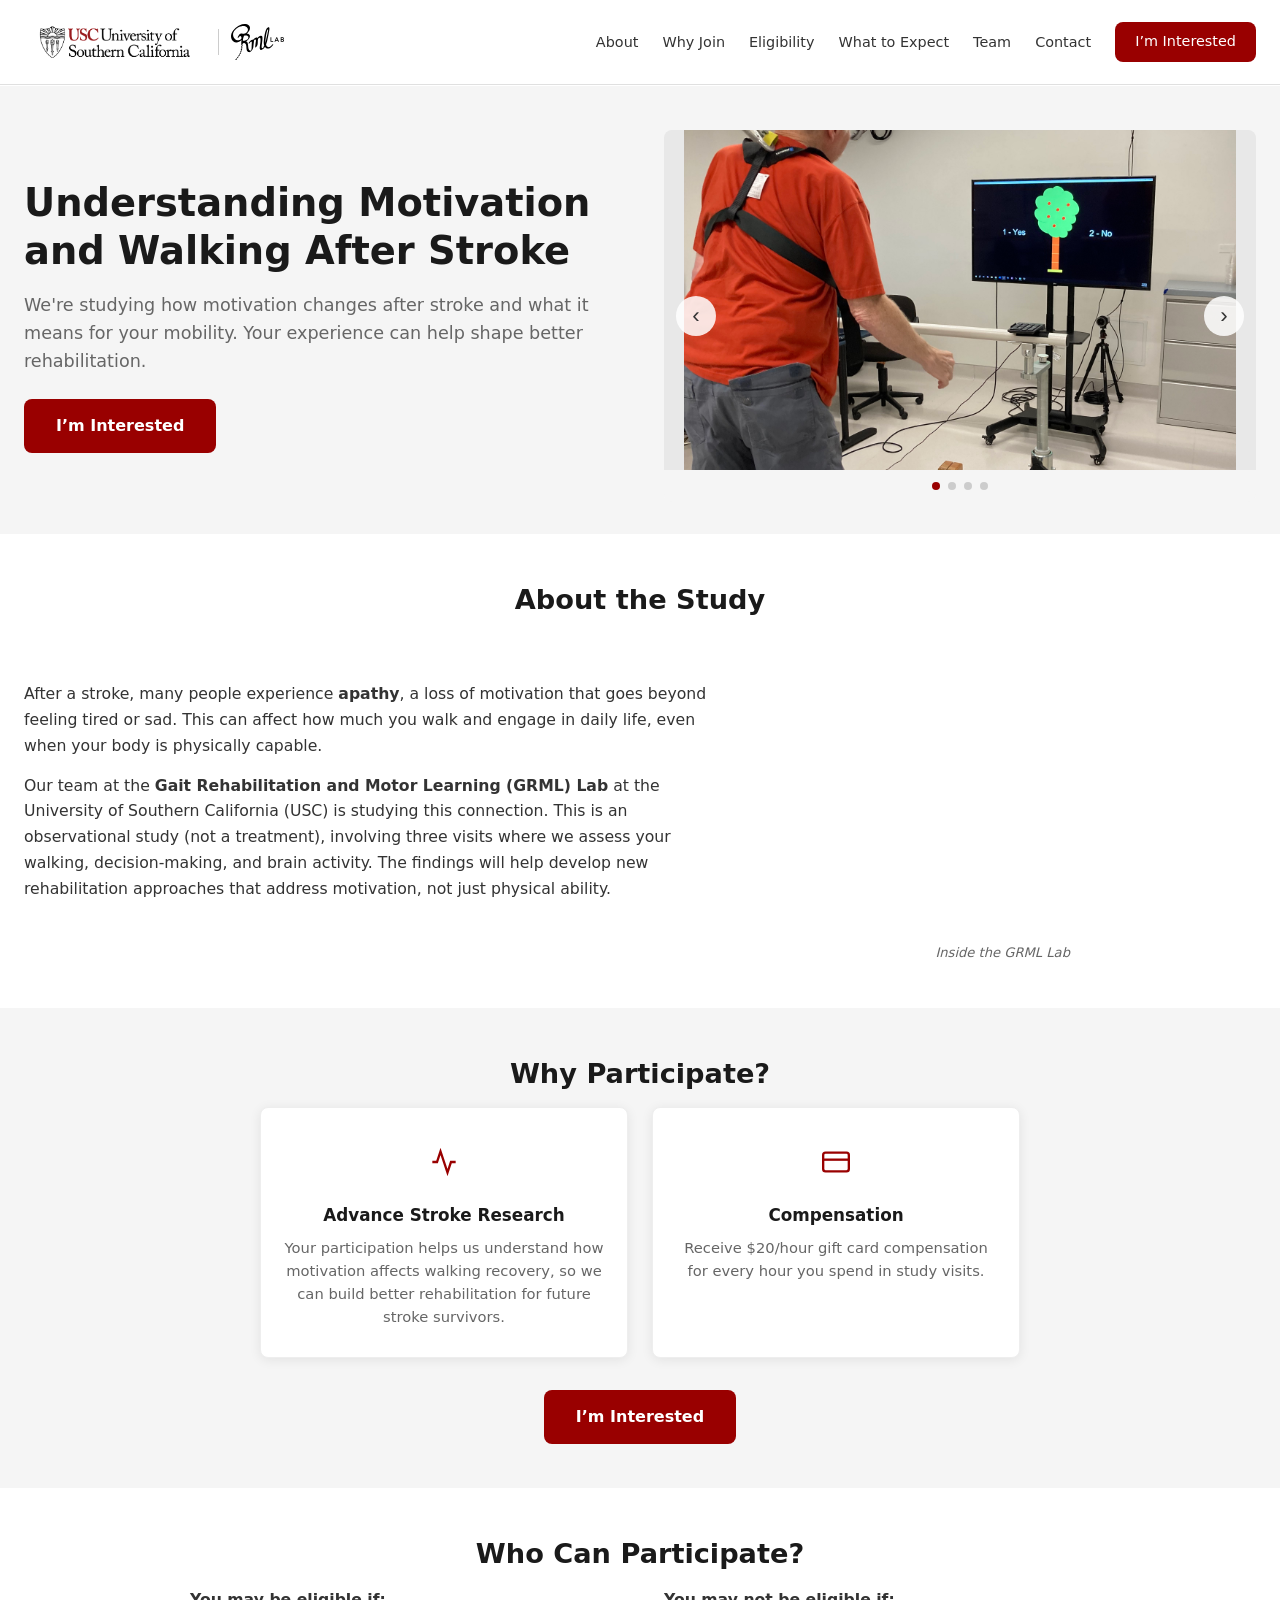
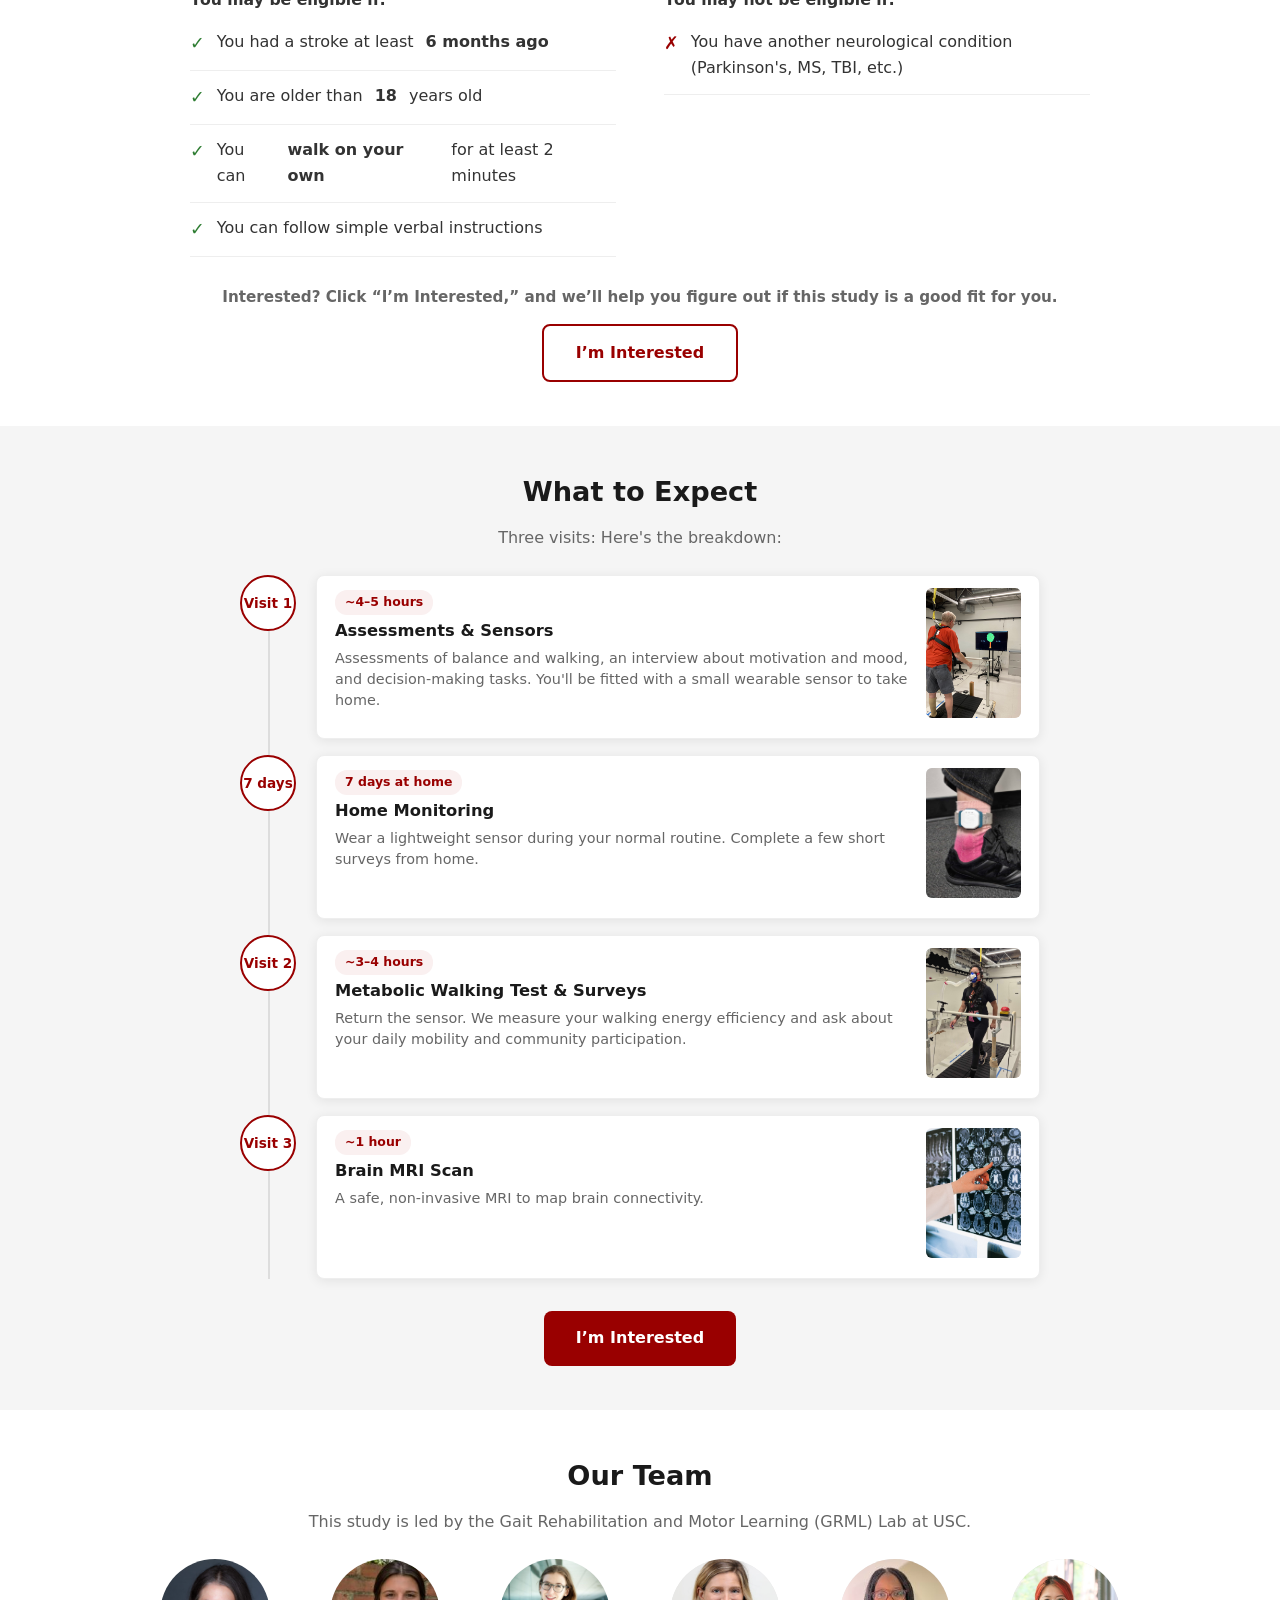
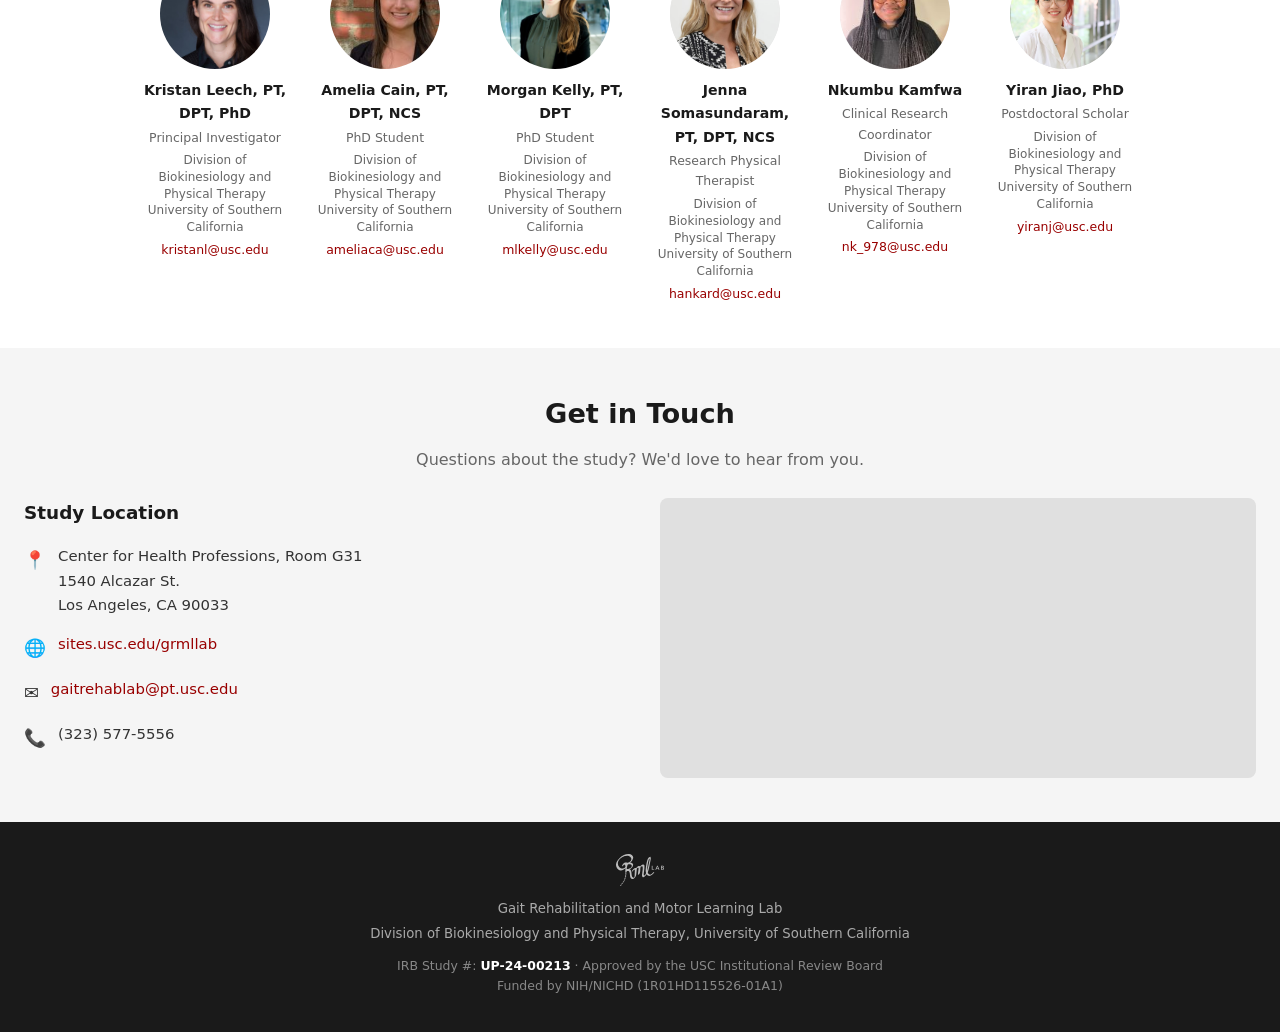
<file: index.html>
<!DOCTYPE html>
<html lang="en">
<head>
  <meta charset="UTF-8">
  <meta name="viewport" content="width=device-width, initial-scale=1.0">
  <title>Post-Stroke Apathy & Mobility Study | GRML Lab, USC</title>
  <meta name="description" content="Research study at the GRML Lab (USC) examining how motivation affects walking recovery after stroke. Compensation provided. IRB Study# UP-24-00213.">
  <link rel="stylesheet" href="css/style.css">
</head>
<body>

<!-- Navigation -->
<nav class="nav">
  <div class="container">
    <a href="#" class="nav-logo">
      <img src="images/usc-logo.png" alt="University of Southern California" class="nav-logo-usc">
      <span class="nav-logo-divider"></span>
      <img src="images/grml-logo.svg" alt="GRML Lab" class="nav-logo-img">
    </a>
    <button class="nav-toggle" aria-label="Toggle menu">
      <span></span><span></span><span></span>
    </button>
    <ul class="nav-links">
      <li><a href="#about">About</a></li>
      <li><a href="#why-join">Why Join</a></li>
      <li><a href="#eligibility">Eligibility</a></li>
      <li><a href="#what-to-expect">What to Expect</a></li>
      <li><a href="#team">Team</a></li>
      <li><a href="#contact">Contact</a></li>
      <li><a href="https://redcapsurveys.med.usc.edu/surveys/?s=9WYAPCPRTMNW8AHW" target="_blank" class="btn btn-primary nav-cta">I’m Interested</a></li>
    </ul>
  </div>
</nav>

<!-- Hero -->
<section class="hero">
  <div class="container hero-grid">
    <div class="hero-text">
      <h1>Understanding Motivation and Walking After Stroke</h1>
      <p>We're studying how motivation changes after stroke and what it means for your mobility. Your experience can help shape better rehabilitation.</p>
      <a href="https://redcapsurveys.med.usc.edu/surveys/?s=9WYAPCPRTMNW8AHW" target="_blank" class="btn btn-primary">I’m Interested</a>
    </div>

    <!-- Image Carousel -->
    <div class="carousel">
      <div class="carousel-track">
        <!-- TODO: Replace placeholders with actual study photos -->
        <div class="carousel-slide active">
          <div class="carousel-placeholder"><img src="images/decisionmaking.jpeg" alt="Decision-making task"></div>
        </div>
        <div class="carousel-slide">
          <div class="carousel-placeholder"><img src="images/stepwatch.jpg" alt="Stepwatch"></div>
        </div>
        <div class="carousel-slide">
          <div class="carousel-placeholder"><img src="images/metcart.jpeg" alt="Metabolic cart"></div>
        </div>
        <div class="carousel-slide">
          <div class="carousel-placeholder"><img src="images/pexels-mri.jpg" alt="MRI session"></div>
        </div>
      </div>
      <button class="carousel-btn carousel-prev" aria-label="Previous">&lsaquo;</button>
      <button class="carousel-btn carousel-next" aria-label="Next">&rsaquo;</button>
      <div class="carousel-dots"></div>
    </div>
  </div>
</section>

<!-- About the Study -->
<section id="about">
  <div class="container">
    <h2 class="section-title">About the Study</h2>
    <div class="about-content">
      <div class="about-text">
        <p>After a stroke, many people experience <strong>apathy</strong>, a loss of motivation that goes beyond feeling tired or sad. This can affect how much you walk and engage in daily life, even when your body is physically capable.</p>
        <p>Our team at the <strong>Gait Rehabilitation and Motor Learning (GRML) Lab</strong> at the University of Southern California (USC) is studying this connection. This is an observational study (not a treatment), involving three visits where we assess your walking, decision-making, and brain activity. The findings will help develop new rehabilitation approaches that address motivation, not just physical ability.</p>
      </div>
      <div class="about-video">
        <iframe width="100%" style="aspect-ratio:16/9;" src="https://www.youtube.com/embed/pasdt6CAFew" frameborder="0" allowfullscreen></iframe>
        <p class="video-caption">Inside the GRML Lab</p>
      </div>
    </div>
  </div>
</section>

<!-- Why Join -->
<section id="why-join" style="background:var(--gray-light);">
  <div class="container">
    <h2 class="section-title">Why Participate?</h2>
    <div class="cards cards-2">
      <div class="card">
        <div class="card-icon">
          <svg width="28" height="28" viewBox="0 0 24 24" fill="none" stroke="#990000" stroke-width="2"><path d="M22 12h-4l-3 9L9 3l-3 9H2"/></svg>
        </div>
        <h3>Advance Stroke Research</h3>
        <p>Your participation helps us understand how motivation affects walking recovery, so we can build better rehabilitation for future stroke survivors.</p>
      </div>
      <div class="card">
        <div class="card-icon">
          <svg width="28" height="28" viewBox="0 0 24 24" fill="none" stroke="#990000" stroke-width="2"><rect x="1" y="4" width="22" height="16" rx="2"/><line x1="1" y1="10" x2="23" y2="10"/></svg>
        </div>
        <h3>Compensation</h3>
        <p>Receive $20/hour gift card compensation for every hour you spend in study visits.</p>
      </div>
    </div>
    <div class="eligibility-cta" style="margin-top:32px;">
      <a href="https://redcapsurveys.med.usc.edu/surveys/?s=9WYAPCPRTMNW8AHW" target="_blank" class="btn btn-primary">I’m Interested</a>
    </div>
  </div>
</section>

<!-- Eligibility -->
<section id="eligibility">
  <div class="container">
    <h2 class="section-title">Who Can Participate?</h2>
    <div class="eligibility-cols">
      <div>
        <p class="eligibility-col-label">You may be eligible if:</p>
        <ul class="eligibility-list">
          <li><span class="check-icon">&#10003;</span> You had a stroke at least <strong>6 months ago</strong></li>
          <li><span class="check-icon">&#10003;</span> You are older than <strong>18</strong> years old</li>
          <li><span class="check-icon">&#10003;</span> You can <strong>walk on your own</strong> for at least 2 minutes</li>
          <li><span class="check-icon">&#10003;</span> You can follow simple verbal instructions</li>
        </ul>
      </div>
      <div>
        <p class="eligibility-col-label">You may <strong>not</strong> be eligible if:</p>
        <ul class="eligibility-list eligibility-exclude">
          <li><span class="x-icon">&#10007;</span> You have another neurological condition (Parkinson's, MS, TBI, etc.)</li>
        </ul>
      </div>
    </div>
    <div class="eligibility-cta">
      <p><strong>Interested? Click “I’m Interested,” and we’ll help you figure out if this study is a good fit for you.</strong></p>
      <a href="https://redcapsurveys.med.usc.edu/surveys/?s=9WYAPCPRTMNW8AHW" target="_blank" class="btn btn-outline">I’m Interested</a>
    </div>
  </div>
</section>

<!-- What to Expect -->
<section id="what-to-expect" style="background:var(--gray-light);">
  <div class="container">
    <h2 class="section-title">What to Expect</h2>
    <p class="section-subtitle">Three visits: Here's the breakdown:</p>
    <div class="timeline">
      <div class="timeline-item">
        <div class="timeline-dot">Visit 1</div>
        <div class="timeline-content">
          <div class="timeline-img portrait">
            <img src="images/decisionmaking.jpeg" alt="Decision-making task">
          </div>
          <span class="duration">~4–5 hours</span>
          <h3>Assessments & Sensors</h3>
          <p>Assessments of balance and walking, an interview about motivation and mood, and decision-making tasks. You'll be fitted with a small wearable sensor to take home.</p>
        </div>
      </div>
      <div class="timeline-item">
        <div class="timeline-dot">7 days</div>
        <div class="timeline-content">
          <div class="timeline-img portrait">
            <!-- TODO: Replace with home monitoring photo as images/visit-home.jpg -->
            <img src="images/stepwatch.jpg" alt="stepwatch" style="object-position: 30% center;">
          </div>
          <span class="duration">7 days at home</span>
          <h3>Home Monitoring</h3>
          <p>Wear a lightweight sensor during your normal routine. Complete a few short surveys from home.</p>
        </div>
      </div>
      <div class="timeline-item">
        <div class="timeline-dot">Visit 2</div>
        <div class="timeline-content">
          <div class="timeline-img portrait">
            <!-- TODO: Replace with visit 2 photo as images/visit-2.jpg -->
            <img src="images/metcart2.jpg" alt="Metabolic cart">
          </div>
          <span class="duration">~3–4 hours</span>
          <h3>Metabolic Walking Test & Surveys</h3>
          <p>Return the sensor. We measure your walking energy efficiency and ask about your daily mobility and community participation.</p>
        </div>
      </div>
      <div class="timeline-item">
        <div class="timeline-dot">Visit 3</div>
        <div class="timeline-content">
          <div class="timeline-img portrait">
            <!-- TODO: Replace with MRI photo as images/visit-3.jpg -->
            <img src="images/pexels-mri-brain.jpg" alt="MRI scanner">
          </div>
          <span class="duration">~1 hour</span>
          <h3>Brain MRI Scan</h3>
          <p>A safe, non-invasive MRI to map brain connectivity.</p>
        </div>
      </div>
    </div>
    <div class="eligibility-cta" style="margin-top:32px;">
      <a href="https://redcapsurveys.med.usc.edu/surveys/?s=9WYAPCPRTMNW8AHW" target="_blank" class="btn btn-primary">I’m Interested</a>
    </div>
  </div>
</section>

<!-- Team -->
<section id="team">
  <div class="container">
    <h2 class="section-title">Our Team</h2>
    <p class="section-subtitle">This study is led by the Gait Rehabilitation and Motor Learning (GRML) Lab at USC.</p>
    <div class="team-grid">
      <div class="team-member">
        <div class="team-photo">
          <!-- TODO: Replace with PI photo as images/pi-photo.jpg -->
          <img src="images/pi-photo.jpg" alt="Kristan Leech">
        </div>
        <h3>Kristan Leech, PT, DPT, PhD</h3>
        <p class="title">Principal Investigator</p>
        <p class="affiliation">Division of Biokinesiology and Physical Therapy<br>University of Southern California</p>
        <p class="team-email"><a href="mailto:kristanl@usc.edu">kristanl@usc.edu</a></p>
      </div>
      <div class="team-member">
        <div class="team-photo"><img src="images/Amelia.jpg" alt="Amelia Cain"></div>
        <h3>Amelia Cain, PT, DPT, NCS</h3>
        <p class="title">PhD Student</p>
        <p class="affiliation">Division of Biokinesiology and Physical Therapy<br>University of Southern California</p>
        <p class="team-email"><a href="mailto:ameliaca@usc.edu">ameliaca@usc.edu</a></p>
      </div>
      <div class="team-member">
        <div class="team-photo"><img src="images/morgan.jpg" alt="Morgan Kelly"></div>
        <h3>Morgan Kelly, PT, DPT</h3>
        <p class="title">PhD Student</p>
        <p class="affiliation">Division of Biokinesiology and Physical Therapy<br>University of Southern California</p>
        <p class="team-email"><a href="mailto:mlkelly@usc.edu">mlkelly@usc.edu</a></p>
      </div>
      <div class="team-member">
        <div class="team-photo"><img src="images/Jenna.jpg" alt="Jenna Somasundaram"></div>
        <h3>Jenna Somasundaram, PT, DPT, NCS</h3>
        <p class="title">Research Physical Therapist</p>
        <p class="affiliation">Division of Biokinesiology and Physical Therapy<br>University of Southern California</p>
        <p class="team-email"><a href="mailto:hankard@usc.edu">hankard@usc.edu</a></p>
      </div>
      <div class="team-member">
        <div class="team-photo"><img src="images/Nkumbu.jpg" alt="Nkumbu Kamfwa"></div>
        <h3>Nkumbu Kamfwa</h3>
        <p class="title">Clinical Research Coordinator</p>
        <p class="affiliation">Division of Biokinesiology and Physical Therapy<br>University of Southern California</p>
        <p class="team-email"><a href="mailto:nk_978@usc.edu">nk_978@usc.edu</a></p>
      </div>
      <div class="team-member">
        <div class="team-photo"><img src="images/Yiran.jpg" alt="Yiran Jiao"></div>
        <h3>Yiran Jiao, PhD</h3>
        <p class="title">Postdoctoral Scholar</p>
        <p class="affiliation">Division of Biokinesiology and Physical Therapy<br>University of Southern California</p>
        <p class="team-email"><a href="mailto:yiranj@usc.edu">yiranj@usc.edu</a></p>
      </div>
    </div>
  </div>
</section>

<!-- Contact -->
<section id="contact" style="background:var(--gray-light);">
  <div class="container">
    <h2 class="section-title">Get in Touch</h2>
    <p class="section-subtitle">Questions about the study? We'd love to hear from you.</p>
    <div class="contact-grid">
      <div class="contact-info">
        <h3>Study Location</h3>
        <div class="contact-item">
          <span class="icon">&#128205;</span>
          <p>Center for Health Professions, Room G31<br>1540 Alcazar St.<br>Los Angeles, CA 90033</p>
        </div>
        <div class="contact-item">
          <span class="icon">&#127760;</span>
          <p><a href="https://sites.usc.edu/grmllab" target="_blank">sites.usc.edu/grmllab</a></p>
        </div>
        <div class="contact-item">
          <span class="icon">&#9993;</span>
          <!-- TODO: Replace with actual contact email -->
          <p><a href="mailto:gaitrehablab@pt.usc.edu">gaitrehablab@pt.usc.edu</a> <em style="color:#999;"></em></p>
        </div>
        <div class="contact-item">
          <span class="icon">&#128222;</span>
          <!-- TODO: Replace with actual phone number -->
          <p>(323) 577-5556 <em style="color:#999;"></em></p>
        </div>
      </div>
      <div class="map-placeholder">
        <iframe src="https://www.google.com/maps/embed?pb=!1m18!1m12!1m3!1d3306.0!2d-118.2125!3d34.0625!2m3!1f0!2f0!3f0!3m2!1i1024!2i768!4f13.1!3m3!1m2!1s0x80c2c64e00000001%3A0x1!2s1540+Alcazar+St%2C+Los+Angeles%2C+CA+90033!5e0!3m2!1sen!2sus!4v1" allowfullscreen loading="lazy"></iframe>
      </div>
    </div>
  </div>
</section>

<!-- Footer -->
<footer class="footer">
  <div class="container">
    <img src="images/grml-logo-white.svg" alt="GRML Lab" class="footer-logo">
    <p>Gait Rehabilitation and Motor Learning Lab</p>
    <p>Division of Biokinesiology and Physical Therapy, University of Southern California</p>
    <p class="footer-irb">
      IRB Study #: <strong>UP-24-00213</strong> &middot; Approved by the USC Institutional Review Board<br>
      Funded by NIH/NICHD (1R01HD115526-01A1)
    </p>
  </div>
</footer>

<script>
// Mobile nav toggle
document.querySelector('.nav-toggle').addEventListener('click', function() {
  document.querySelector('.nav-links').classList.toggle('active');
});
document.querySelectorAll('.nav-links a').forEach(function(link) {
  link.addEventListener('click', function() {
    document.querySelector('.nav-links').classList.remove('active');
  });
});

// Carousel
(function() {
  var slides = document.querySelectorAll('.carousel-slide');
  var dotsContainer = document.querySelector('.carousel-dots');
  var current = 0;
  if (slides.length === 0) return;

  slides.forEach(function(_, i) {
    var dot = document.createElement('button');
    dot.className = 'carousel-dot' + (i === 0 ? ' active' : '');
    dot.setAttribute('aria-label', 'Go to slide ' + (i + 1));
    dot.addEventListener('click', function() { goTo(i); });
    dotsContainer.appendChild(dot);
  });

  function goTo(n) {
    slides[current].classList.remove('active');
    dotsContainer.children[current].classList.remove('active');
    current = (n + slides.length) % slides.length;
    slides[current].classList.add('active');
    dotsContainer.children[current].classList.add('active');
  }

  document.querySelector('.carousel-prev').addEventListener('click', function() { goTo(current - 1); });
  document.querySelector('.carousel-next').addEventListener('click', function() { goTo(current + 1); });

  setInterval(function() { goTo(current + 1); }, 5000);
})();
</script>
</body>
</html>
</file>
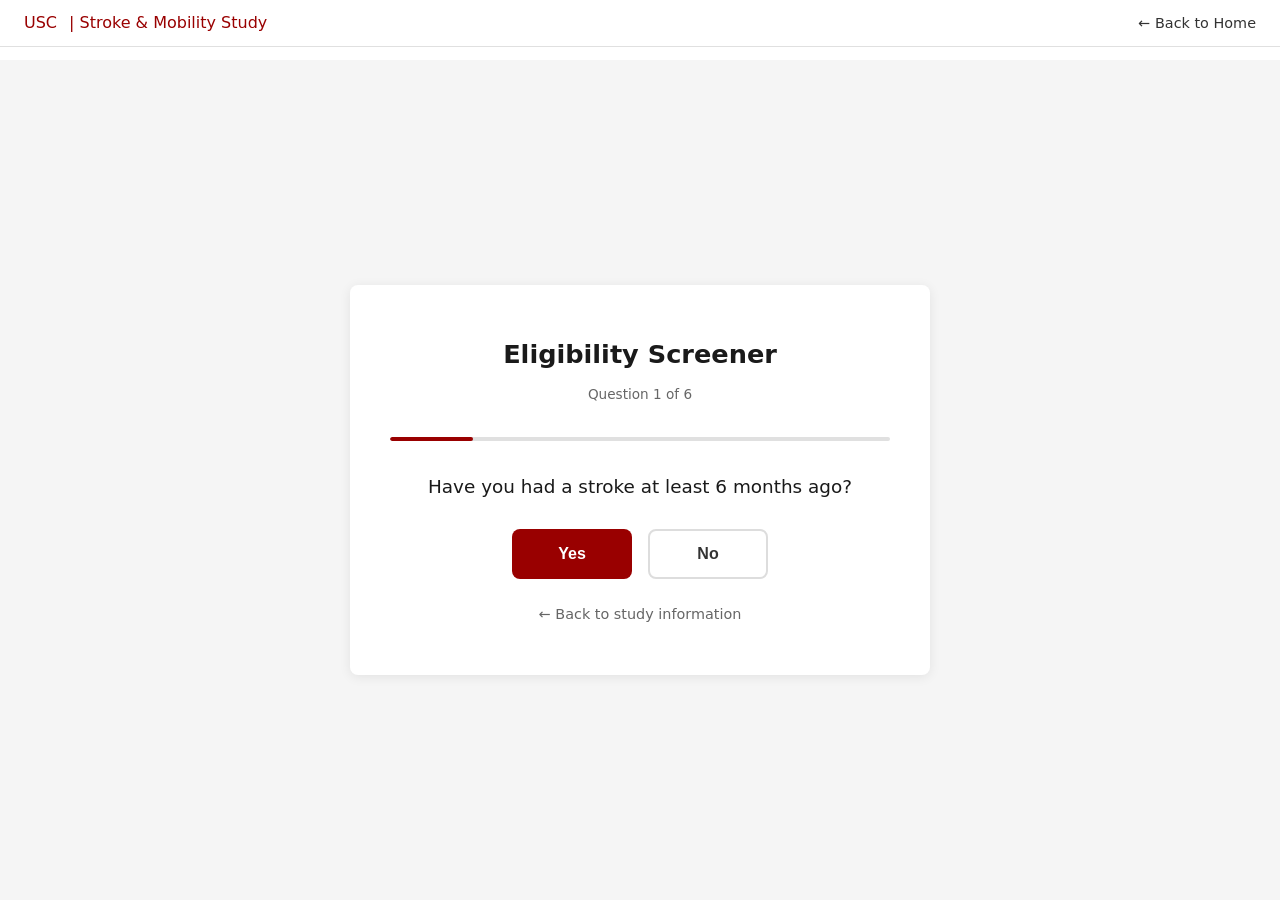
<file: screener.html>
<!DOCTYPE html>
<html lang="en">
<head>
  <meta charset="UTF-8">
  <meta name="viewport" content="width=device-width, initial-scale=1.0">
  <title>Eligibility Screener | Post-Stroke Apathy & Mobility Study | USC</title>
  <link rel="stylesheet" href="css/style.css">
  <style>
    .screener-wrap {
      margin-top: 60px;
      min-height: calc(100vh - 60px);
      display: flex; align-items: center; justify-content: center;
      padding: 40px 24px;
      background: var(--gray-light);
    }
    .screener-card {
      background: var(--white);
      border-radius: var(--radius);
      box-shadow: var(--shadow);
      max-width: 580px; width: 100%;
      padding: 48px 40px;
      text-align: center;
    }
    .screener-card h1 {
      font-size: 1.6rem; color: var(--black); margin-bottom: 8px;
    }
    .screener-card .step-info {
      font-size: 0.85rem; color: var(--gray); margin-bottom: 32px;
    }
    .progress-bar {
      height: 4px; background: #e0e0e0; border-radius: 2px;
      margin-bottom: 32px; overflow: hidden;
    }
    .progress-bar-fill {
      height: 100%; background: var(--red); border-radius: 2px;
      transition: width 0.4s ease;
    }
    .question {
      font-size: 1.15rem; color: var(--black); margin-bottom: 28px;
      line-height: 1.5; font-weight: 500;
    }
    .btn-group {
      display: flex; gap: 16px; justify-content: center;
    }
    .btn-group .btn { min-width: 120px; }
    .btn-yes { background: var(--red); color: var(--white); }
    .btn-yes:hover { background: var(--red-dark); color: var(--white); transform: translateY(-1px); }
    .btn-no {
      background: var(--white); color: var(--gray-dark);
      border: 2px solid #ddd;
    }
    .btn-no:hover { border-color: var(--gray-dark); transform: translateY(-1px); }

    /* Result states */
    .result { display: none; }
    .result.active { display: block; }
    .result-pass h2 { color: #2e7d32; margin-bottom: 12px; }
    .result-fail h2 { color: var(--red); margin-bottom: 12px; }
    .result p { color: var(--gray); margin-bottom: 20px; line-height: 1.6; }
    .result .btn { margin-top: 8px; }

    .back-link {
      display: inline-block; margin-top: 24px;
      font-size: 0.9rem; color: var(--gray);
    }
    .back-link:hover { color: var(--red); }
  </style>
</head>
<body>

<!-- Navigation -->
<nav class="nav">
  <div class="container">
    <a href="index.html" class="nav-logo">USC <span>| Stroke & Mobility Study</span></a>
    <ul class="nav-links">
      <li><a href="index.html">&#8592; Back to Home</a></li>
    </ul>
  </div>
</nav>

<div class="screener-wrap">
  <div class="screener-card">
    <h1>Eligibility Screener</h1>
    <p class="step-info" id="step-info">Question 1 of 6</p>
    <div class="progress-bar">
      <div class="progress-bar-fill" id="progress" style="width: 16.6%"></div>
    </div>

    <!-- Questions -->
    <div id="question-area">
      <p class="question" id="question-text"></p>
      <div class="btn-group">
        <button class="btn btn-yes" id="btn-yes">Yes</button>
        <button class="btn btn-no" id="btn-no">No</button>
      </div>
    </div>

    <!-- Pass result -->
    <div class="result result-pass" id="result-pass">
      <h2>&#10003; You May Be Eligible!</h2>
      <p>Based on your answers, you may qualify for our study. Please fill out our contact form and our team will reach out to confirm your eligibility.</p>
      <!-- TODO: Replace href with actual contact form URL -->
      <a href="#CONTACT_FORM_URL" class="btn btn-primary" id="contact-link">Go to Contact Form</a>
      <p style="font-size:0.85rem; margin-top:16px; color:#999;">Your responses are not stored. This screener is for informational purposes only.</p>
    </div>

    <!-- Fail result -->
    <div class="result result-fail" id="result-fail">
      <h2>You May Not Be Eligible</h2>
      <p>Based on your answers, you may not meet the criteria for this study. However, if you think there's been a misunderstanding or have questions, please don't hesitate to contact us.</p>
      <a href="index.html#contact" class="btn btn-outline">Contact the Study Team</a>
    </div>

    <a href="index.html" class="back-link">&#8592; Back to study information</a>
  </div>
</div>

<script src="js/screener.js"></script>
</body>
</html>
</file>
<file: css/style.css>
/* === Base Reset & Variables === */
:root {
  --red: #990000;
  --red-dark: #770000;
  --gold: #FFCC00;
  --black: #1a1a1a;
  --gray-dark: #333;
  --gray: #666;
  --gray-light: #f5f5f5;
  --white: #fff;
  --radius: 8px;
  --shadow: 0 2px 12px rgba(0,0,0,0.08);
  --max-width: 1400px;
}

*, *::before, *::after { box-sizing: border-box; margin: 0; padding: 0; }
html { scroll-behavior: smooth; }

body {
  font-family: 'Segoe UI', system-ui, -apple-system, sans-serif;
  color: var(--gray-dark);
  line-height: 1.65;
  background: var(--white);
}

a { color: var(--red); text-decoration: none; }
a:hover { color: var(--red-dark); }
img { max-width: 100%; height: auto; display: block; }
.container { max-width: var(--max-width); margin: 0 auto; padding: 0 24px; }

/* === Navigation === */
.nav {
  position: fixed; top: 0; left: 0; right: 0; z-index: 100;
  background: var(--white);
  border-bottom: 1px solid #e0e0e0;
  padding: 10px 0;
}
.nav .container {
  display: flex; align-items: center; justify-content: space-between;
}
.nav-logo { display: flex; align-items: center; gap: 12px; }
.nav-logo-img { height: 36px; width: auto; }
.nav-logo-divider { width: 1px; height: 26px; background: #ccc; }
.nav-logo-usc { height: 64px; width: auto; }
.nav-links { display: flex; gap: 24px; list-style: none; align-items: center; }
.nav-links a {
  color: var(--gray-dark); font-size: 0.9rem; font-weight: 500;
  transition: color 0.2s;
}
.nav-links a:hover { color: var(--red); }
.nav-links .btn-primary { color: var(--white); }
.nav-links .btn-primary:hover { color: var(--white); }
.nav-toggle { display: none; background: none; border: none; cursor: pointer; padding: 4px; }
.nav-toggle span {
  display: block; width: 24px; height: 2px; background: var(--gray-dark);
  margin: 5px 0; transition: 0.3s;
}

/* === Buttons === */
.btn {
  display: inline-block; padding: 14px 32px;
  font-size: 1rem; font-weight: 600;
  border-radius: var(--radius); border: none; cursor: pointer;
  transition: all 0.2s; text-align: center;
}
.btn-primary {
  background: var(--red); color: var(--white);
}
.btn-primary:hover {
  background: var(--red-dark); color: var(--white);
  transform: translateY(-1px); box-shadow: 0 4px 12px rgba(153,0,0,0.3);
}
.nav-cta {
  padding: 8px 20px; font-size: 0.85rem;
}
.btn-outline {
  background: transparent; color: var(--red);
  border: 2px solid var(--red);
}
.btn-outline:hover {
  background: var(--red); color: var(--white);
}

/* === Hero === */
.hero {
  margin-top: 86px;
  padding: 44px 0 32px;
  background: var(--white);
  text-align: center;
}
.hero h1 {
  font-size: 2.4rem; color: var(--black); margin-bottom: 16px;
  font-weight: 700; line-height: 1.25;
}
.hero p {
  font-size: 1.1rem; color: var(--gray); max-width: 800px;
  margin: 0 auto 28px; line-height: 1.6;
}
.hero-grid {
  display: grid; grid-template-columns: 1fr 1fr; gap: 48px; align-items: center;
  text-align: left;
}
.hero-grid .hero-text h1 { margin-bottom: 16px; }
.hero-grid .hero-text p { margin: 0 0 24px; max-width: none; }
.hero-grid .carousel { max-width: none; margin: 0; }

/* === Carousel === */
.carousel {
  max-width: 820px; margin: 24px auto 0; position: relative;
  border-radius: var(--radius); overflow: hidden;
  background: var(--gray-light);
}
.carousel-track { position: relative; min-height: 340px; }
.carousel-slide {
  position: absolute; top: 0; left: 0; width: 100%; height: 100%;
  opacity: 0; transition: opacity 0.5s ease;
}
.carousel-slide.active { opacity: 1; position: relative; }
.carousel-slide img { width: 100%; height: 340px; object-fit: cover; display: block; }
.carousel-placeholder {
  height: 340px; display: flex; align-items: center; justify-content: center;
  color: var(--gray); font-size: 0.9rem; text-align: center; padding: 20px;
  background: #e8e8e8;
}
.carousel-placeholder code {
  display: block; margin-top: 8px; font-size: 0.8rem; color: #999;
}
.carousel-btn {
  position: absolute; top: 50%; transform: translateY(-50%);
  background: rgba(255,255,255,0.85); border: none; cursor: pointer;
  width: 40px; height: 40px; border-radius: 50%;
  font-size: 1.4rem; color: var(--gray-dark); line-height: 1;
  transition: background 0.2s;
  display: flex; align-items: center; justify-content: center;
}
.carousel-btn:hover { background: var(--white); }
.carousel-prev { left: 12px; }
.carousel-next { right: 12px; }
.carousel-dots {
  display: flex; justify-content: center; gap: 8px;
  padding: 12px 0;
}
.carousel-dot {
  width: 8px; height: 8px; border-radius: 50%;
  background: #ccc; border: none; cursor: pointer;
  transition: background 0.2s;
}
.carousel-dot.active { background: var(--red); }

/* === Section Shared === */
section { padding: 44px 0; }
section:nth-child(even) { background: var(--gray-light); }

.section-title {
  text-align: center; font-size: 1.7rem; color: var(--black);
  margin-bottom: 10px; font-weight: 700;
}
.section-subtitle {
  text-align: center; font-size: 1rem; color: var(--gray);
  max-width: 800px; margin: 0 auto 24px;
}

/* === Why Join Cards === */
.cards { display: grid; grid-template-columns: repeat(3, 1fr); gap: 24px; }
.cards.cards-2 { grid-template-columns: repeat(2, 1fr); max-width: 760px; margin: 0 auto; }
.card {
  background: var(--white); border-radius: var(--radius);
  padding: 28px 22px; text-align: center;
  box-shadow: var(--shadow); transition: transform 0.2s;
  border: 1px solid #eee;
}
.card:hover { transform: translateY(-3px); box-shadow: 0 4px 20px rgba(0,0,0,0.1); }
.card-icon {
  width: 52px; height: 52px; margin: 0 auto 14px;
  display: flex; align-items: center; justify-content: center;
}
.card h3 { font-size: 1.05rem; color: var(--black); margin-bottom: 8px; }
.card p { font-size: 0.92rem; color: var(--gray); line-height: 1.55; }

/* === About === */
.about-text-centered {
  max-width: 700px; margin: 0 auto; text-align: center;
}
.about-text-centered p { margin-bottom: 14px; font-size: 0.98rem; line-height: 1.7; }
.about-content {
  display: grid; grid-template-columns: 1.15fr 0.85fr; gap: 40px; align-items: center;
}
.about-text p { margin-bottom: 14px; font-size: 0.98rem; }
.about-video { border-radius: var(--radius); overflow: hidden; margin-top: 8px; }
.about-video video { width: 100%; display: block; border-radius: var(--radius); }
.video-caption {
  text-align: center; font-size: 0.82rem; color: var(--gray);
  margin-top: 8px; font-style: italic;
}
.video-placeholder {
  background: #e0e0e0; border-radius: var(--radius);
  aspect-ratio: 16/9; display: flex; align-items: center; justify-content: center;
  color: var(--gray); font-size: 0.9rem; text-align: center; padding: 20px;
}
.video-container { border-radius: var(--radius); overflow: hidden; }
.video-container video { width: 100%; display: block; border-radius: var(--radius); }

/* === Eligibility === */
.eligibility-cols {
  display: grid; grid-template-columns: 1fr 1fr; gap: 48px;
  max-width: 900px; margin: 0 auto;
}
.eligibility-col-label {
  font-size: 0.98rem; color: var(--gray-dark); font-weight: 600; margin-bottom: 4px;
}
.eligibility-cols .eligibility-list { max-width: none; }
.eligibility-list {
  max-width: 700px; margin: 0 auto; list-style: none;
}
.eligibility-list li {
  padding: 12px 0; border-bottom: 1px solid #eee;
  font-size: 1rem; display: flex; align-items: flex-start; gap: 12px;
}
.check-icon { color: #2e7d32; font-weight: bold; font-size: 1.1rem; flex-shrink: 0; }
.x-icon { color: var(--red); font-weight: bold; font-size: 1.1rem; flex-shrink: 0; }
.eligibility-exclude-label {
  max-width: 700px; margin: 24px auto 0;
  font-size: 0.95rem; color: var(--gray-dark); font-weight: 600;
}
.eligibility-exclude { margin-top: 0; }
.eligibility-cta {
  text-align: center; margin-top: 28px;
}
.eligibility-cta p { color: var(--gray); margin-bottom: 14px; font-size: 0.95rem; }

/* === Timeline === */
.timeline { max-width: 800px; margin: 0 auto; position: relative; }
.timeline::before {
  content: ''; position: absolute; left: 28px; top: 0; bottom: 0;
  width: 2px; background: #ddd;
}
.timeline-item {
  display: flex; gap: 20px; margin-bottom: 16px; position: relative;
}
.timeline-dot {
  width: 56px; height: 56px; border-radius: 50%;
  background: var(--white); border: 2px solid var(--red);
  display: flex; align-items: center; justify-content: center;
  font-weight: 700; color: var(--red); font-size: 0.85rem;
  flex-shrink: 0; z-index: 1;
}
.timeline-content {
  background: var(--white); border-radius: var(--radius);
  padding: 12px 18px; box-shadow: var(--shadow); flex: 1;
  border: 1px solid #eee;
}
.timeline-img {
  width: 100px; min-width: 100px; height: 75px; border-radius: 6px; overflow: hidden;
  background: #e8e8e8; float: right; margin: 0 0 8px 16px;
  display: flex; align-items: center; justify-content: center;
  color: var(--gray); font-size: 0.65rem;
}
.timeline-img.portrait { width: 95px; min-width: 95px; height: 130px; }
.timeline-img img { width: 100%; height: 100%; object-fit: cover; }
.timeline-content h3 { font-size: 1.02rem; color: var(--black); margin-bottom: 3px; }
.timeline-content p { font-size: 0.9rem; color: var(--gray); line-height: 1.45; margin: 0; }
.timeline-content .duration {
  display: inline-block; background: #faf0f0; color: var(--red);
  padding: 2px 10px; border-radius: 12px; font-size: 0.78rem;
  font-weight: 600; margin-bottom: 3px;
}

/* === Team === */
.team-video {
  max-width: 600px; margin: 0 auto 36px; border-radius: var(--radius); overflow: hidden;
}
.team-video video { width: 100%; display: block; border-radius: var(--radius); }
.team-grid { display: flex; gap: 20px; justify-content: center; flex-wrap: wrap; }
.team-member { text-align: center; width: 150px; }
.team-photo {
  width: 110px; height: 110px; border-radius: 50%; margin: 0 auto 10px;
  background: #e8e8e8; display: flex; align-items: center; justify-content: center;
  color: var(--gray); font-size: 0.8rem; overflow: hidden;
}
.team-photo img { width: 100%; height: 100%; object-fit: cover; }
.team-member h3 { font-size: 0.88rem; color: var(--black); }
.team-member .title { color: var(--gray); font-size: 0.78rem; margin-top: 2px; }
.team-member .affiliation { color: var(--gray); font-size: 0.75rem; margin-top: 4px; line-height: 1.4; }
.team-email { margin-top: 4px; font-size: 0.78rem; }
.team-email a { color: var(--red); }

/* === Contact === */
.contact-grid {
  display: grid; grid-template-columns: 1fr 1fr; gap: 40px; align-items: start;
}
.contact-info h3 { font-size: 1.15rem; margin-bottom: 16px; color: var(--black); }
.contact-item {
  display: flex; gap: 12px; margin-bottom: 14px; align-items: flex-start;
}
.contact-item .icon { font-size: 1.1rem; flex-shrink: 0; margin-top: 2px; }
.contact-item p { font-size: 0.93rem; }
.contact-item a { word-break: break-all; }
.map-placeholder {
  background: #e0e0e0; border-radius: var(--radius);
  height: 280px; display: flex; align-items: center; justify-content: center;
  color: var(--gray); font-size: 0.9rem; overflow: hidden;
}
.map-placeholder iframe { width: 100%; height: 100%; border: none; border-radius: var(--radius); }

/* === Footer === */
.footer {
  background: var(--black); color: #aaa; padding: 32px 0;
  font-size: 0.83rem; text-align: center; line-height: 1.6;
}
.footer-logo {
  height: 32px; width: auto; margin: 0 auto 12px; opacity: 0.7;
}
.footer p { margin-bottom: 4px; }
.footer strong { color: var(--white); }
.footer a { color: #ccc; }
.footer a:hover { color: var(--gold); }
.footer-irb { color: #888; margin-top: 12px; font-size: 0.78rem; }

/* === Responsive === */
@media (max-width: 768px) {
  .nav-links {
    display: none; position: absolute; top: 100%; left: 0; right: 0;
    background: var(--white); flex-direction: column; padding: 16px 24px;
    border-bottom: 1px solid #e0e0e0; gap: 12px;
  }
  .nav-links.active { display: flex; }
  .nav-toggle { display: block; }

  .hero { padding: 44px 0 32px; }
  .hero h1 { font-size: 1.7rem; }
  .hero p { font-size: 1rem; }
  .hero-grid { grid-template-columns: 1fr; gap: 28px; text-align: center; }
  .hero-grid .hero-text p { max-width: 560px; margin-left: auto; margin-right: auto; }
  .carousel-track { min-height: 200px; }
  .carousel-slide img, .carousel-placeholder { height: 200px; }

  .cards { grid-template-columns: 1fr; gap: 14px; }
  .cards.cards-2 { grid-template-columns: 1fr; }
  .eligibility-cols { grid-template-columns: 1fr; gap: 24px; }
  .about-content { grid-template-columns: 1fr; gap: 24px; }
  .contact-grid { grid-template-columns: 1fr; gap: 24px; }

  .timeline::before { left: 20px; }
  .timeline-dot { width: 40px; height: 40px; font-size: 0.75rem; }
  .timeline-img { aspect-ratio: 16/9; }

  section { padding: 48px 0; }
  .section-title { font-size: 1.4rem; }
}
</file>
